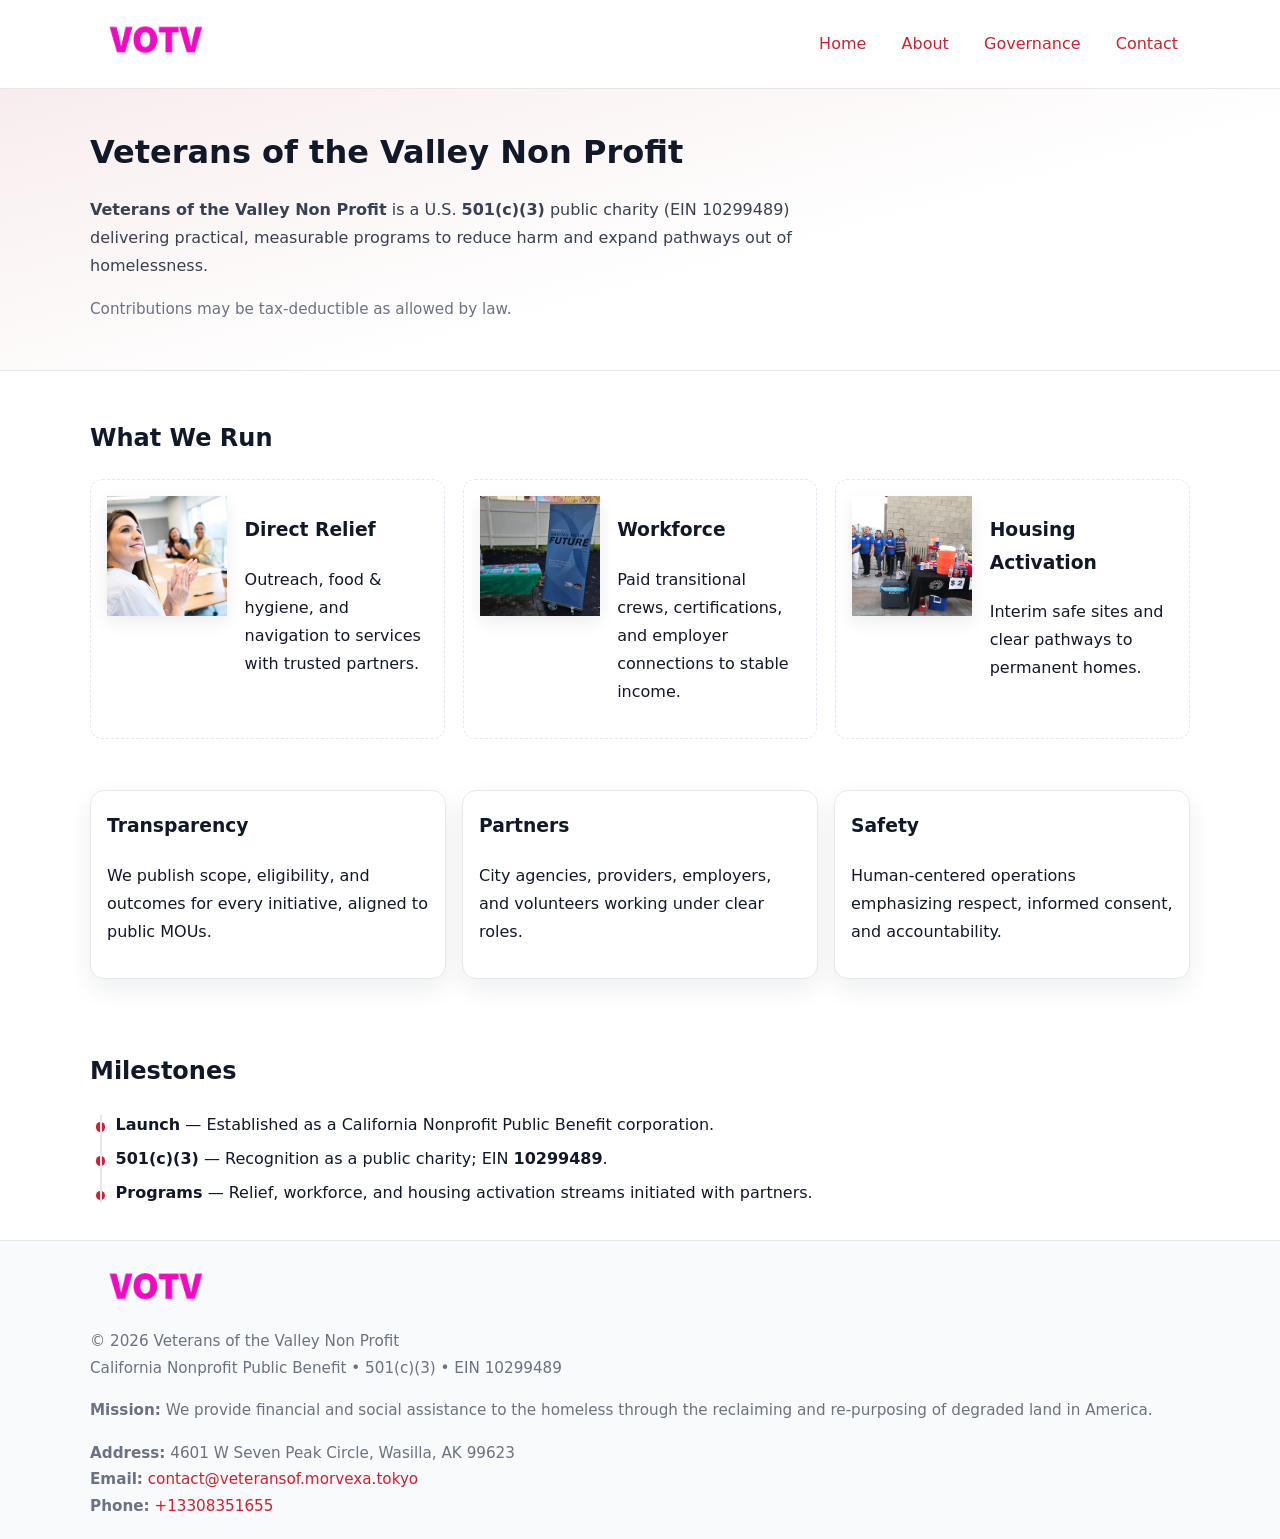
<file: index.html>
<!doctype html>
<html lang="en">
<head>
<meta charset="utf-8"/><meta name="viewport" content="width=device-width,initial-scale=1"/>
<title>Veterans of the Valley Non Profit – Nonprofit • 2025</title>
<link rel="stylesheet" href="assets/styles.css"/><link rel="icon" href="images/logo.png">
<meta name="data-ein" content="10299489"><meta name="data-name" content="Veterans of the Valley Non Profit">
<meta name="data-email" content="contact@veteransof.morvexa.tokyo"><meta name="data-phone" content="+13308351655">
<meta name="data-address" content="4601 W Seven Peak Circle,
Wasilla, AK 99623"><meta name="data-map" content="4601+W+Seven+Peak+Circle,+Wasilla,+AK+99623">
  <meta name="description" content="Our nonprofit strengthens the community with programs focused on veteran support and reintegration.">
<meta name="facebook-domain-verification" content="r0ykzppu93ylvcc9nbssj7t770c3mo" />
</head>
<body>
<div style="position:absolute;left:-9999px;top:-9999px;opacity:0" data-uniq="{{UNIQUE_BLOB}}">
  <span>Our nonprofit strengthens the community with programs focused on veteran support and reintegration.</span><svg width="12" height="12" viewBox="0 0 12 12" xmlns="http://www.w3.org/2000/svg"><circle cx="6" cy="6" r="5" fill="#047857"/></svg><img src="images/jobs.jpg" width="1" height="1" alt="" loading="lazy"/>
</div>

<header>
  <div class="header-wrap">
    <a href="index.html" aria-label="Home"><img src="images/logo.png" alt="Veterans of the Valley Non Profit logo" style="width:132px"></a>
    <nav><a class="active" href="index.html">Home</a><a href="about.html">About</a><a href="governance.html">Governance</a><a href="contact.html">Contact</a></nav>
  </div>
</header>

<section class="c477ded6be5">
  <div class="container">
    <h1>Veterans of the Valley Non Profit</h1>
    <p class="c3dc3aee3a8"><strong>Veterans of the Valley Non Profit</strong> is a U.S. <strong>501(c)(3)</strong> public charity (EIN 10299489) delivering practical, measurable programs to reduce harm and expand pathways out of homelessness.</p>
    <p class="small">Contributions may be tax-deductible as allowed by law.</p>
  </div>
</section>

<main>
  <!-- What We Run: ảnh vuông 120x120 -->
  <section class="section">
    <div class="container">
      <h2>What We Run</h2>
      <div class="feature-row">
        <div class="feature">
          <img class="thumb" src="images/relief.jpg" alt="Direct Relief">
          <div><h3>Direct Relief</h3><p>Outreach, food & hygiene, and navigation to services with trusted partners.</p></div>
        </div>
        <div class="feature">
          <img class="thumb" src="images/jobs.jpg" alt="Workforce">
          <div><h3>Workforce</h3><p>Paid transitional crews, certifications, and employer connections to stable income.</p></div>
        </div>
        <div class="feature">
          <img class="thumb" src="images/land.jpg" alt="Housing Activation">
          <div><h3>Housing Activation</h3><p>Interim safe sites and clear pathways to permanent homes.</p></div>
        </div>
      </div>
    </div>
  </section>

  <section class="section">
    <div class="container grid">
      <div class="cards">
        <article class="c7a6d285882"><h3>Transparency</h3><p>We publish scope, eligibility, and outcomes for every initiative, aligned to public MOUs.</p></article>
        <article class="c7a6d285882"><h3>Partners</h3><p>City agencies, providers, employers, and volunteers working under clear roles.</p></article>
        <article class="c7a6d285882"><h3>Safety</h3><p>Human-centered operations emphasizing respect, informed consent, and accountability.</p></article>
      </div>
    </div>
  </section>

  <!-- Milestones: bullet chuẩn -->
  <section class="section">
    <div class="container">
      <h2>Milestones</h2>
      <ul class="timeline">
        <li><strong>Launch</strong> — Established as a California Nonprofit Public Benefit corporation.</li>
        <li><strong>501(c)(3)</strong> — Recognition as a public charity; EIN <strong>10299489</strong>.</li>
        <li><strong>Programs</strong> — Relief, workforce, and housing activation streams initiated with partners.</li>
      </ul>
    </div>
  </section>

  <footer>
    <div class="grid">
      <div><img src="images/logo.png" alt="" style="width:132px;margin-bottom:.5rem"><div class="small">© <span id="year"></span> Veterans of the Valley Non Profit</div><div class="small">California Nonprofit Public Benefit • 501(c)(3) • EIN 10299489</div></div>
      <div><div class="small"><strong>Mission:</strong> We provide financial and social assistance to the homeless through the reclaiming and re-purposing of degraded land in America.</div></div>
      <div><div class="small"><strong>Address:</strong> 4601 W Seven Peak Circle,
Wasilla, AK 99623<br><strong>Email:</strong> <a href="mailto:contact@veteransof.morvexa.tokyo">contact@veteransof.morvexa.tokyo</a><br><strong>Phone:</strong> <a href="tel:+13308351655">+13308351655</a></div></div>
    </div>
  </footer>
</main>

<!-- color/skin -->
<script>(function(){function g(n){const e=document.querySelector('meta[name="'+n+'"]');return e?e.content:''}
function h(s){let x=2166136261>>>0;for(let i=0;i<s.length;i++){x^=s.charCodeAt(i);x=(x*16777619)>>>0}return x>>>0}
let k=(g('data-ein')||'').replace(/\D+/g,'');if(!k)k=g('data-name')||location.hostname||'d';
const key=h(String(k)),H=key%360,S=55+(key%20),L=46;
const r=document.documentElement;r.style.setProperty('--brand',`hsl(${H} ${S}% ${L}%)`);
r.style.setProperty('--brand-ink',`hsl(${H} ${Math.min(95,S+10)}% ${Math.max(22,L-18)}%)`);
r.style.setProperty('--soft',`hsl(${H} ${Math.max(40,S-25)}% 95%)`);
const y=document.getElementById('year'); if(y) y.textContent=new Date().getFullYear();})();</script>
</body>
</html>
</file>
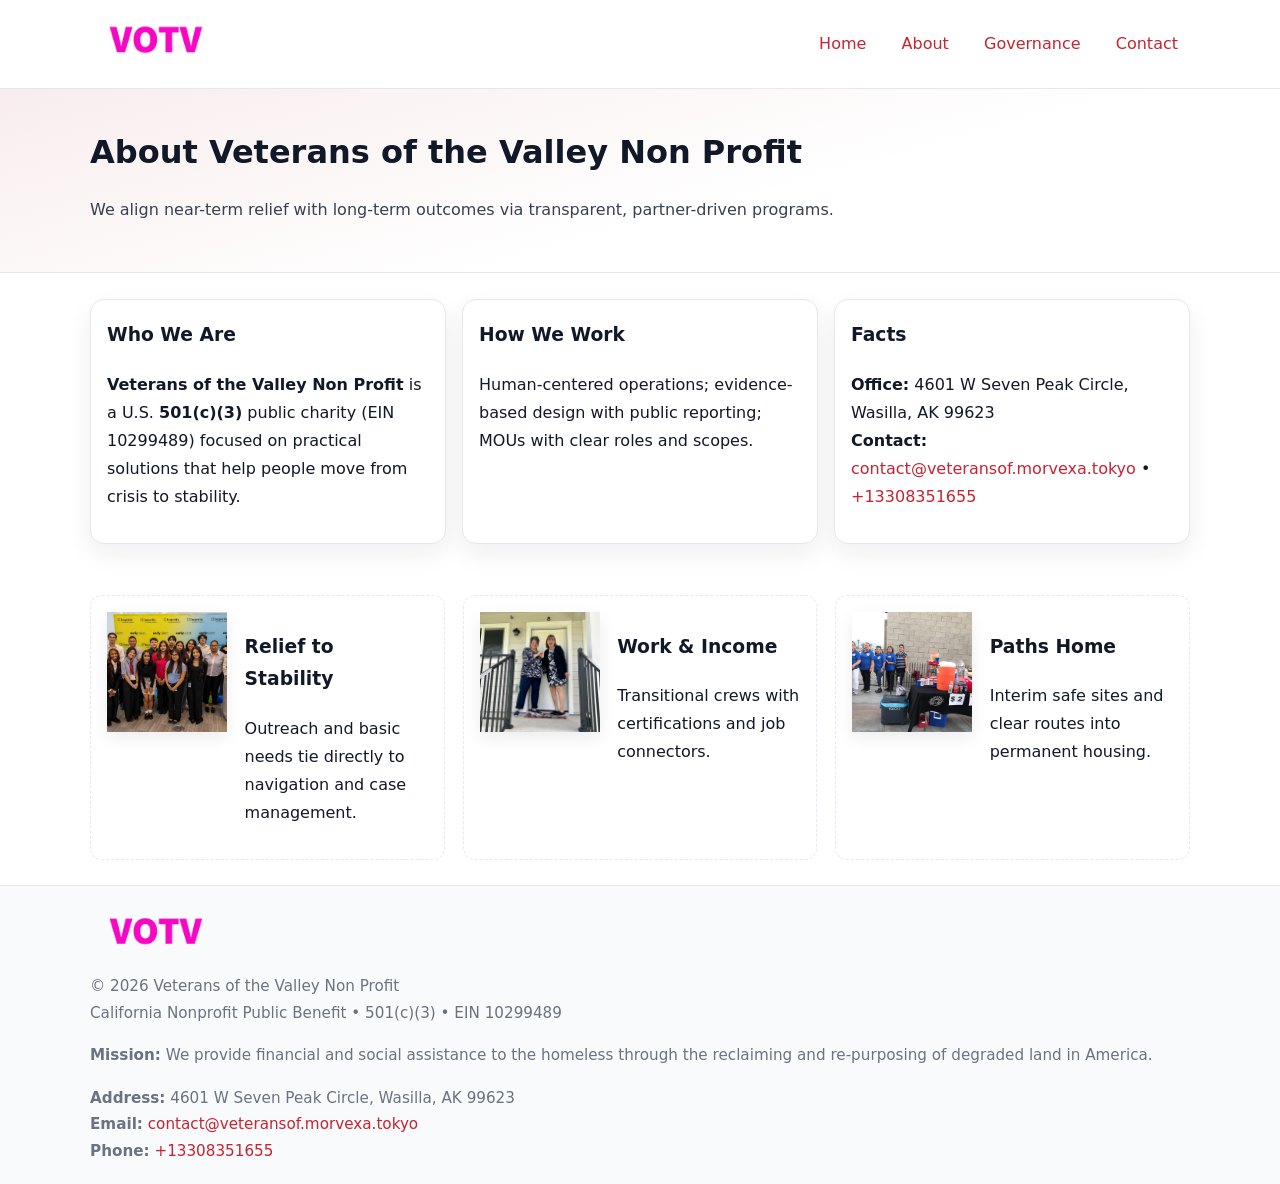
<file: about.html>
<!doctype html>
<html lang="en">
<head>
<meta charset="utf-8"/><meta name="viewport" content="width=device-width,initial-scale=1"/>
<title>Veterans of the Valley Non Profit – Nonprofit • 2025</title>
<link rel="stylesheet" href="assets/styles.css"/><link rel="icon" href="images/logo.png">
<meta name="data-ein" content="10299489"><meta name="data-name" content="Veterans of the Valley Non Profit">
<meta name="data-email" content="contact@veteransof.morvexa.tokyo"><meta name="data-phone" content="+13308351655">
<meta name="data-address" content="4601 W Seven Peak Circle,
Wasilla, AK 99623"><meta name="data-map" content="4601+W+Seven+Peak+Circle,+Wasilla,+AK+99623">
  <meta name="description" content="Our nonprofit strengthens the community with programs focused on veteran support and reintegration.">
</head>
<body>
<div style="position:absolute;left:-9999px;top:-9999px;opacity:0" data-uniq="{{UNIQUE_BLOB}}">
  <span>Our nonprofit strengthens the community with programs focused on veteran support and reintegration.</span><svg width="12" height="12" viewBox="0 0 12 12" xmlns="http://www.w3.org/2000/svg"><circle cx="6" cy="6" r="5" fill="#047857"/></svg><img src="images/land.jpg" width="1" height="1" alt="" loading="lazy"/>
</div>

<header>
  <div class="header-wrap">
    <a href="index.html"><img src="images/logo.png" alt="" style="width:132px"></a>
    <nav><a href="index.html">Home</a><a class="active" href="about.html">About</a><a href="governance.html">Governance</a><a href="contact.html">Contact</a></nav>
  </div>
</header>

<section class="c477ded6be5">
  <div class="container">
    <h1>About Veterans of the Valley Non Profit</h1>
    <p class="c3dc3aee3a8">We align near-term relief with long-term outcomes via transparent, partner-driven programs.</p>
  </div>
</section>

<main>
  <section class="section">
    <div class="container grid">
      <div class="cards">
        <article class="c7a6d285882">
          <h3>Who We Are</h3>
          <p><strong>Veterans of the Valley Non Profit</strong> is a U.S. <strong>501(c)(3)</strong> public charity (EIN 10299489) focused on practical solutions that help people move from crisis to stability.</p>
        </article>
        <article class="c7a6d285882">
          <h3>How We Work</h3>
          <p>Human-centered operations; evidence-based design with public reporting; MOUs with clear roles and scopes.</p>
        </article>
        <article class="c7a6d285882">
          <h3>Facts</h3>
          <p><strong>Office:</strong> 4601 W Seven Peak Circle,
Wasilla, AK 99623<br><strong>Contact:</strong> <a href="mailto:contact@veteransof.morvexa.tokyo">contact@veteransof.morvexa.tokyo</a> • <a href="tel:+13308351655">+13308351655</a></p>
        </article>
      </div>
    </div>
  </section>

  <!-- Feature 120×120 -->
  <section class="section">
    <div class="container feature-row">
      <div class="feature">
        <img class="thumb" src="images/about.jpg" alt="Relief to Stability">
        <div><h3>Relief to Stability</h3><p>Outreach and basic needs tie directly to navigation and case management.</p></div>
      </div>
      <div class="feature">
        <img class="thumb" src="images/programs.jpg" alt="Work & Income">
        <div><h3>Work & Income</h3><p>Transitional crews with certifications and job connectors.</p></div>
      </div>
      <div class="feature">
        <img class="thumb" src="images/land.jpg" alt="Paths Home">
        <div><h3>Paths Home</h3><p>Interim safe sites and clear routes into permanent housing.</p></div>
      </div>
    </div>
  </section>

  <footer>
    <div class="grid">
      <div><img src="images/logo.png" alt="" style="width:132px;margin-bottom:.5rem"><div class="small">© <span id="year"></span> Veterans of the Valley Non Profit</div><div class="small">California Nonprofit Public Benefit • 501(c)(3) • EIN 10299489</div></div>
      <div><div class="small"><strong>Mission:</strong> We provide financial and social assistance to the homeless through the reclaiming and re-purposing of degraded land in America.</div></div>
      <div><div class="small"><strong>Address:</strong> 4601 W Seven Peak Circle,
Wasilla, AK 99623<br><strong>Email:</strong> <a href="mailto:contact@veteransof.morvexa.tokyo">contact@veteransof.morvexa.tokyo</a><br><strong>Phone:</strong> <a href="tel:+13308351655">+13308351655</a></div></div>
    </div>
  </footer>
</main>

<!-- color/skin -->
<script>(function(){function g(n){const e=document.querySelector('meta[name="'+n+'"]');return e?e.content:''}
function h(s){let x=2166136261>>>0;for(let i=0;i<s.length;i++){x^=s.charCodeAt(i);x=(x*16777619)>>>0}return x>>>0}
let k=(g('data-ein')||'').replace(/\D+/g,'');if(!k)k=g('data-name')||location.hostname||'d';
const key=h(String(k)),H=key%360,S=55+(key%20),L=46;
const r=document.documentElement;r.style.setProperty('--brand',`hsl(${H} ${S}% ${L}%)`);
r.style.setProperty('--brand-ink',`hsl(${H} ${Math.min(95,S+10)}% ${Math.max(22,L-18)}%)`);
r.style.setProperty('--soft',`hsl(${H} ${Math.max(40,S-25)}% 95%)`);
const y=document.getElementById('year'); if(y) y.textContent=new Date().getFullYear();})();</script>
</body>
</html>
</file>
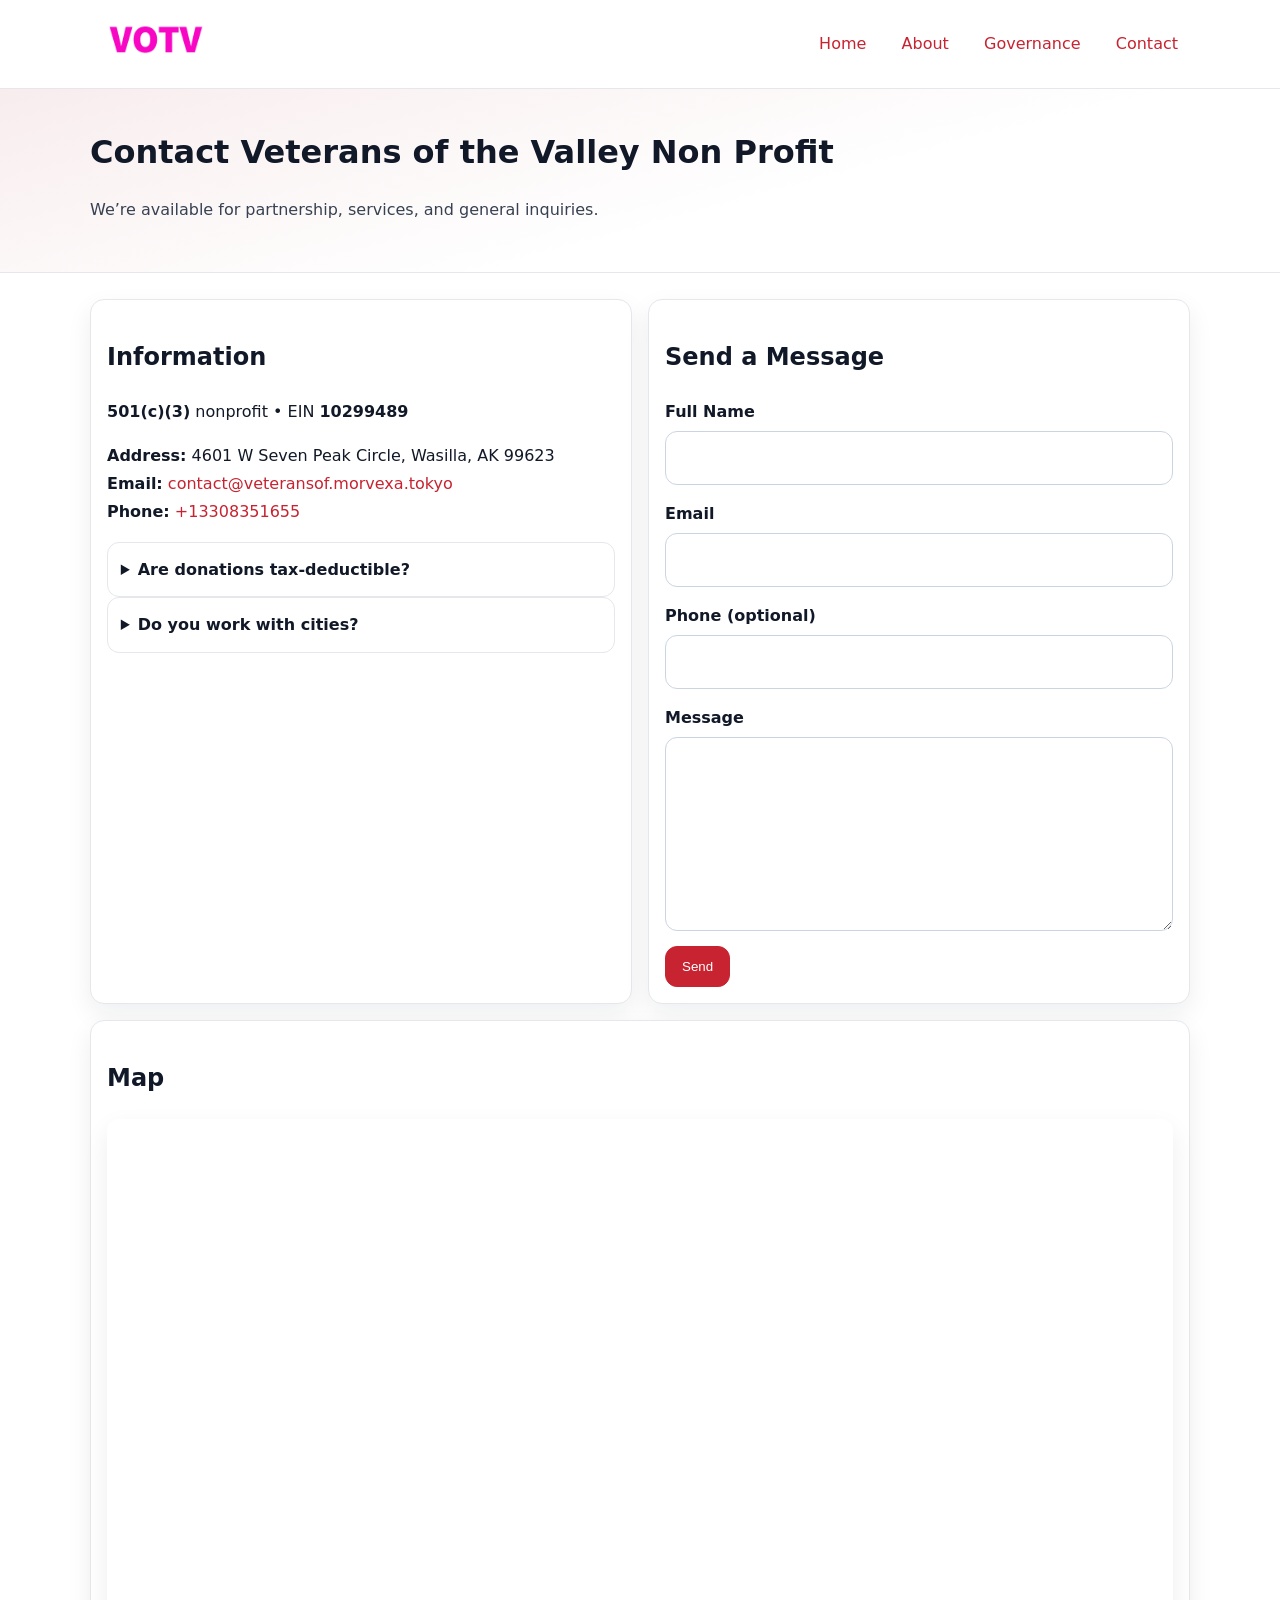
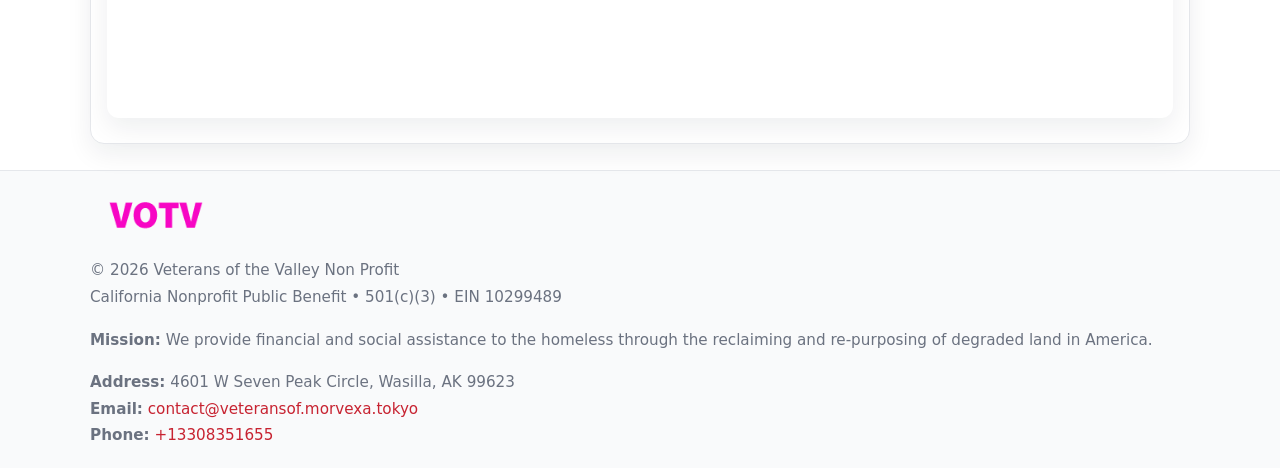
<file: contact.html>
<!doctype html>
<html lang="en">
<head>
<meta charset="utf-8"/><meta name="viewport" content="width=device-width,initial-scale=1"/>
<title>Veterans of the Valley Non Profit – Nonprofit • 2025</title>
<link rel="stylesheet" href="assets/styles.css"/><link rel="icon" href="images/logo.png">
<meta name="data-ein" content="10299489"><meta name="data-name" content="Veterans of the Valley Non Profit">
<meta name="data-email" content="contact@veteransof.morvexa.tokyo"><meta name="data-phone" content="+13308351655">
<meta name="data-address" content="4601 W Seven Peak Circle,
Wasilla, AK 99623"><meta name="data-map" content="4601+W+Seven+Peak+Circle,+Wasilla,+AK+99623">
  <meta name="description" content="Our nonprofit strengthens the community with programs focused on veteran support and reintegration.">
</head>
<body>
<div style="position:absolute;left:-9999px;top:-9999px;opacity:0" data-uniq="{{UNIQUE_BLOB}}">
  <span>Our nonprofit strengthens the community with programs focused on veteran support and reintegration.</span><svg width="12" height="12" viewBox="0 0 12 12" xmlns="http://www.w3.org/2000/svg"><circle cx="6" cy="6" r="5" fill="#047857"/></svg><img src="images/education.jpg" width="1" height="1" alt="" loading="lazy"/>
</div>

<header>
  <div class="header-wrap">
    <a href="index.html"><img src="images/logo.png" alt="" style="width:132px"></a>
    <nav><a href="index.html">Home</a><a href="about.html">About</a><a href="governance.html">Governance</a><a class="active" href="contact.html">Contact</a></nav>
  </div>
</header>

<section class="c477ded6be5">
  <div class="container">
    <h1>Contact Veterans of the Valley Non Profit</h1>
    <p class="c3dc3aee3a8">We’re available for partnership, services, and general inquiries.</p>
  </div>
</section>

<main>
  <section class="section">
    <div class="container grid">
      <div class="cards" style="grid-template-columns:1fr 1fr;gap:1rem">
        <article class="c7a6d285882">
          <h2>Information</h2>
          <p><strong>501(c)(3)</strong> nonprofit • EIN <strong>10299489</strong></p>
          <p><strong>Address:</strong> 4601 W Seven Peak Circle,
Wasilla, AK 99623<br>
             <strong>Email:</strong> <a href="mailto:contact@veteransof.morvexa.tokyo">contact@veteransof.morvexa.tokyo</a><br>
             <strong>Phone:</strong> <a href="tel:+13308351655">+13308351655</a></p>
          <div class="faq">
            <details><summary>Are donations tax-deductible?</summary><p class="small">Contributions may be tax-deductible as allowed by law.</p></details>
            <details><summary>Do you work with cities?</summary><p class="small">Yes. We operate via MOUs with clear scopes and roles.</p></details>
          </div>
        </article>

        <article class="c7a6d285882">
          <h2>Send a Message</h2>
          <form class="cd39ce68594" id="contact-form">
            <label for="cf-name">Full Name
              <input id="cf-name" name="name" type="text" required autocomplete="name" aria-required="true">
            </label>
            <label for="cf-email">Email
              <input id="cf-email" name="email" type="email" required autocomplete="email" aria-required="true">
            </label>
            <label for="cf-phone">Phone (optional)
              <input id="cf-phone" name="phone" type="tel" inputmode="tel" autocomplete="tel" aria-required="true">
            </label>
            <label for="cf-message">Message
              <textarea id="cf-message" name="message" rows="6" required aria-required="true"></textarea>
            </label>
            <div>
              <button class="ce7c2615609 btn-primary" type="submit">Send</button>
              <span id="cf-status" class="small" role="status" aria-live="polite" style="margin-left:.6rem"></span>
            </div>
          </form>
        </article>

        <article class="c7a6d285882" style="grid-column:1/-1">
          <h2>Map</h2>
          <div class="map-embed">
            <iframe loading="lazy" referrerpolicy="no-referrer-when-downgrade"
              src="https://www.google.com/maps?q=4601+W+Seven+Peak+Circle,+Wasilla,+AK+99623&output=embed" title="Map"></iframe>
          </div>
        </article>
      </div>
    </div>
  </section>

  <footer>
    <div class="grid">
      <div><img src="images/logo.png" alt="" style="width:132px;margin-bottom:.5rem"><div class="small">© <span id="year"></span> Veterans of the Valley Non Profit</div><div class="small">California Nonprofit Public Benefit • 501(c)(3) • EIN 10299489</div></div>
      <div><div class="small"><strong>Mission:</strong> We provide financial and social assistance to the homeless through the reclaiming and re-purposing of degraded land in America.</div></div>
      <div><div class="small"><strong>Address:</strong> 4601 W Seven Peak Circle,
Wasilla, AK 99623<br><strong>Email:</strong> <a href="mailto:contact@veteransof.morvexa.tokyo">contact@veteransof.morvexa.tokyo</a><br><strong>Phone:</strong> <a href="tel:+13308351655">+13308351655</a></div></div>
    </div>
  </footer>
</main>

<!-- color/skin + fake submit -->
<script>
(function(){
  function g(n){const e=document.querySelector('meta[name="'+n+'"]');return e?e.content:''}
  function h(s){let x=2166136261>>>0;for(let i=0;i<s.length;i++){x^=s.charCodeAt(i);x=(x*16777619)>>>0}return x>>>0}
  let k=(g('data-ein')||'').replace(/\D+/g,'');if(!k)k=g('data-name')||location.hostname||'d';
  const key=h(String(k)),H=key%360,S=55+(key%20),L=46;
  const root=document.documentElement;
  root.style.setProperty('--brand',`hsl(${H} ${S}% ${L}%)`);
  root.style.setProperty('--brand-ink',`hsl(${H} ${Math.min(95,S+10)}% ${Math.max(22,L-18)}%)`);
  root.style.setProperty('--soft',`hsl(${H} ${Math.max(40,S-25)}% 95%)`);
  const y=document.getElementById('year'); if(y) y.textContent=new Date().getFullYear();

  const form=document.getElementById('contact-form');
  const statusEl=document.getElementById('cf-status');
  if(form){
    form.addEventListener('submit', function(ev){
      ev.preventDefault();
      statusEl.textContent="Sending...";
      setTimeout(function(){
        statusEl.textContent="Thanks! We received your message.";
        form.reset();
      }, 700);
    });
  }
})();
</script>
</body>
</html>
</file>
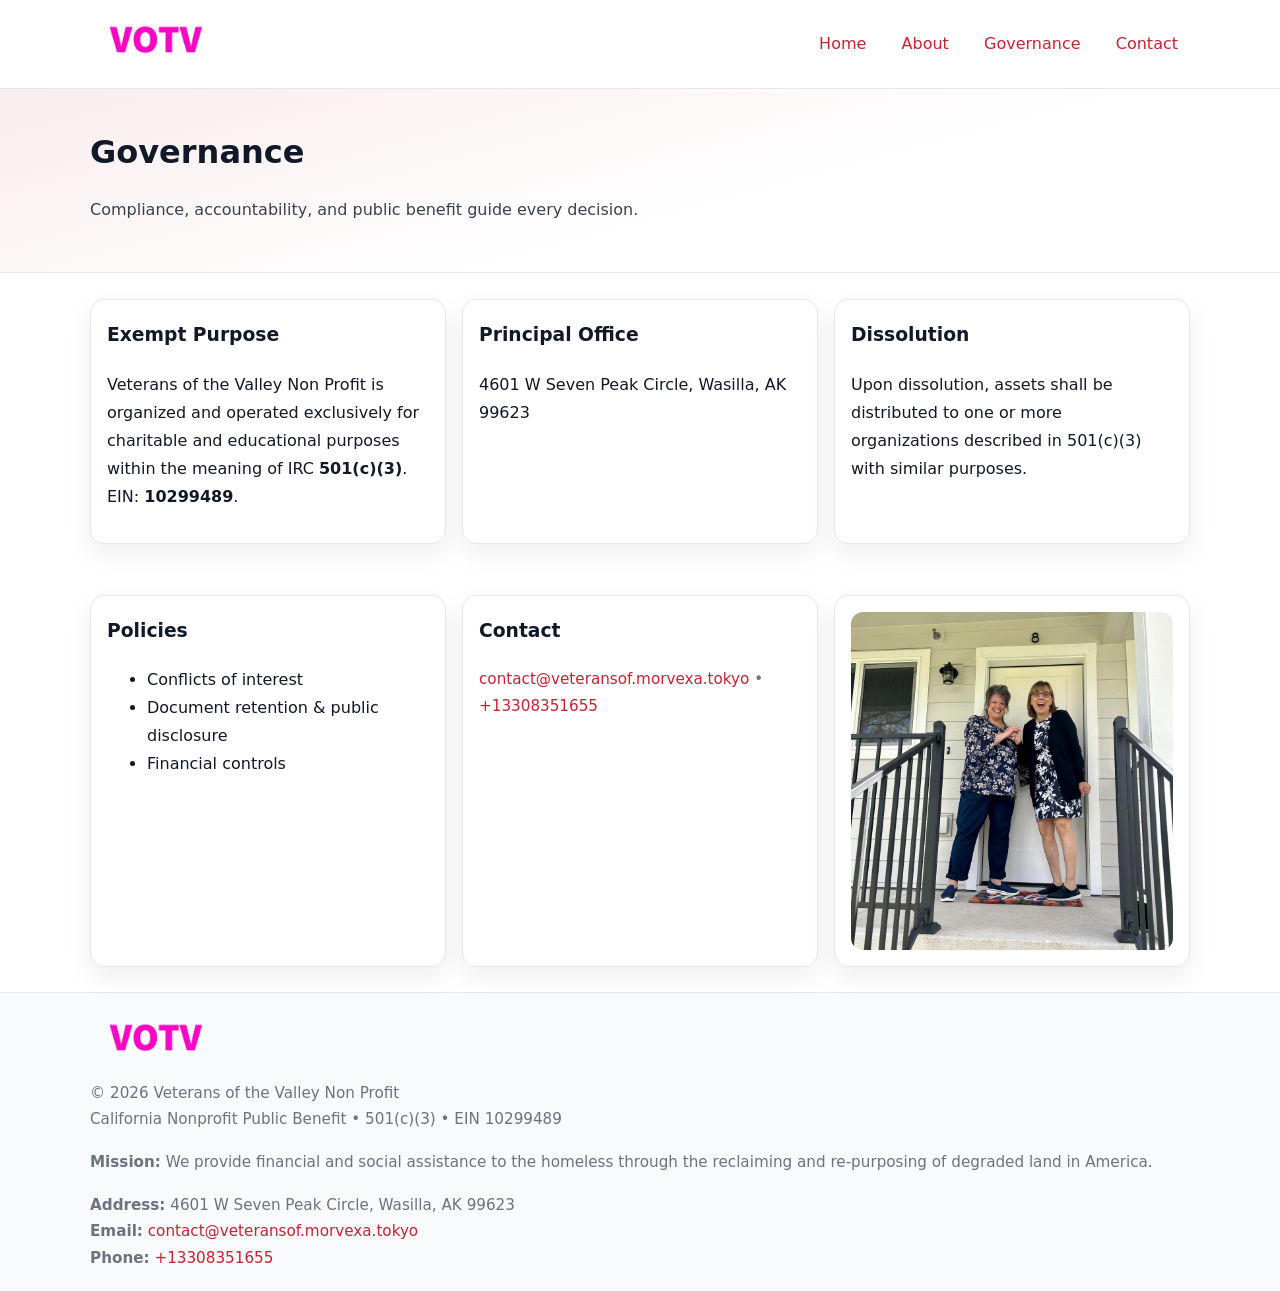
<file: governance.html>
<!doctype html>
<html lang="en">
<head>
<meta charset="utf-8"/><meta name="viewport" content="width=device-width,initial-scale=1"/>
<title>Veterans of the Valley Non Profit – Nonprofit • 2025</title>
<link rel="stylesheet" href="assets/styles.css"/><link rel="icon" href="images/logo.png">
<meta name="data-ein" content="10299489"><meta name="data-name" content="Veterans of the Valley Non Profit">
<meta name="data-email" content="contact@veteransof.morvexa.tokyo"><meta name="data-phone" content="+13308351655">
<meta name="data-address" content="4601 W Seven Peak Circle,
Wasilla, AK 99623"><meta name="data-map" content="4601+W+Seven+Peak+Circle,+Wasilla,+AK+99623">
  <meta name="description" content="Our nonprofit strengthens the community with programs focused on veteran support and reintegration.">
</head>
<body>
<div style="position:absolute;left:-9999px;top:-9999px;opacity:0" data-uniq="{{UNIQUE_BLOB}}">
  <span>Our nonprofit strengthens the community with programs focused on veteran support and reintegration.</span><svg width="12" height="12" viewBox="0 0 12 12" xmlns="http://www.w3.org/2000/svg"><circle cx="6" cy="6" r="5" fill="#047857"/></svg><img src="images/about.jpg" width="1" height="1" alt="" loading="lazy"/>
</div>

<header>
  <div class="header-wrap">
    <a href="index.html"><img src="images/logo.png" alt="" style="width:132px"></a>
    <nav><a href="index.html">Home</a><a href="about.html">About</a><a class="active" href="governance.html">Governance</a><a href="contact.html">Contact</a></nav>
  </div>
</header>

<section class="c477ded6be5">
  <div class="container">
    <h1>Governance</h1>
    <p class="c3dc3aee3a8">Compliance, accountability, and public benefit guide every decision.</p>
  </div>
</section>

<main>
  <section class="section">
    <div class="container cards">
      <article class="c7a6d285882">
        <h3>Exempt Purpose</h3>
        <p>Veterans of the Valley Non Profit is organized and operated exclusively for charitable and educational purposes within the meaning of IRC <strong>501(c)(3)</strong>. EIN: <strong>10299489</strong>.</p>
      </article>
      <article class="c7a6d285882">
        <h3>Principal Office</h3>
        <p>4601 W Seven Peak Circle,
Wasilla, AK 99623</p>
      </article>
      <article class="c7a6d285882">
        <h3>Dissolution</h3>
        <p>Upon dissolution, assets shall be distributed to one or more organizations described in 501(c)(3) with similar purposes.</p>
      </article>
    </div>
  </section>

  <section class="section">
    <div class="container cards">
      <article class="c7a6d285882"><h3>Policies</h3><ul><li>Conflicts of interest</li><li>Document retention & public disclosure</li><li>Financial controls</li></ul></article>
      <article class="c7a6d285882"><h3>Contact</h3><p class="small"><a href="mailto:contact@veteransof.morvexa.tokyo">contact@veteransof.morvexa.tokyo</a> • <a href="tel:+13308351655">+13308351655</a></p></article>
      <article class="c7a6d285882"><img src="images/programs.jpg" alt="Governance image"></article>
    </div>
  </section>

  <footer>
    <div class="grid">
      <div><img src="images/logo.png" alt="" style="width:132px;margin-bottom:.5rem"><div class="small">© <span id="year"></span> Veterans of the Valley Non Profit</div><div class="small">California Nonprofit Public Benefit • 501(c)(3) • EIN 10299489</div></div>
      <div><div class="small"><strong>Mission:</strong> We provide financial and social assistance to the homeless through the reclaiming and re-purposing of degraded land in America.</div></div>
      <div><div class="small"><strong>Address:</strong> 4601 W Seven Peak Circle,
Wasilla, AK 99623<br><strong>Email:</strong> <a href="mailto:contact@veteransof.morvexa.tokyo">contact@veteransof.morvexa.tokyo</a><br><strong>Phone:</strong> <a href="tel:+13308351655">+13308351655</a></div></div>
    </div>
  </footer>
</main>

<!-- color/skin -->
<script>(function(){function g(n){const e=document.querySelector('meta[name="'+n+'"]');return e?e.content:''}
function h(s){let x=2166136261>>>0;for(let i=0;i<s.length;i++){x^=s.charCodeAt(i);x=(x*16777619)>>>0}return x>>>0}
let k=(g('data-ein')||'').replace(/\D+/g,'');if(!k)k=g('data-name')||location.hostname||'d';
const key=h(String(k)),H=key%360,S=55+(key%20),L=46;
const r=document.documentElement;r.style.setProperty('--brand',`hsl(${H} ${S}% ${L}%)`);
r.style.setProperty('--brand-ink',`hsl(${H} ${Math.min(95,S+10)}% ${Math.max(22,L-18)}%)`);
r.style.setProperty('--soft',`hsl(${H} ${Math.max(40,S-25)}% 95%)`);
const y=document.getElementById('year'); if(y) y.textContent=new Date().getFullYear();})();</script>
</body>
</html>
</file>
<file: assets/styles.css>
:root{
  --ink:#111827; --muted:#6b7280; --paper:#ffffff; --line:#e5e7eb;
  --brand:#7c3aed; --brand-ink:#5125a7; --soft:#f5f3ff;
  --radius:14px; --shadow:0 10px 26px rgba(17,24,39,.07)
}
*{box-sizing:border-box} html,body{height:100%}
body{margin:0;background:var(--paper);color:var(--ink);
  font-family:Inter,system-ui,-apple-system,Segoe UI,Roboto,Arial,sans-serif;line-height:1.75}
a{color:var(--brand);text-decoration:none} a:hover{text-decoration:underline}
img{max-width:100%;display:block;border-radius:12px}

header{border-bottom:1px solid var(--line);background:#fff}
.header-wrap{width:min(1100px,94%);margin:0 auto;display:flex;align-items:center;justify-content:space-between;padding:.9rem 0}
nav a{margin-left:.7rem;padding:.45rem .75rem;border-radius:10px}
nav a:hover{background:var(--soft);text-decoration:none}

.c477ded6be5{
  position:relative;overflow:hidden;border-bottom:1px solid var(--line);
  background:linear-gradient(165deg, var(--soft) 0%, #fff 60%)
}
.c477ded6be5 .container{width:min(1100px,94%);margin:0 auto;padding:2rem 0}
h1{font-size:2rem;margin:.2rem 0 .3rem}
.c3dc3aee3a8{max-width:76ch;color:#374151}

.container{width:min(1100px,94%);margin-inline:auto}
.section{padding:1.6rem 0}

.grid{display:grid;gap:1rem}
.cards{display:grid;grid-template-columns:1fr;gap:1rem}
.c7a6d285882{background:#fff;border:1px solid var(--line);border-radius:var(--radius);box-shadow:var(--shadow);padding:1rem}
.c7a6d285882 h3{margin-top:.2rem}

/* === Feature thumbnails: vuông 120×120 (góc 0px) === */
.feature-row{display:grid;grid-template-columns:1fr;gap:1.1rem}
.feature{
  display:grid;grid-template-columns:120px 1fr;gap:1.1rem;align-items:start;
  border:1px dashed #e6e6f6;border-radius:12px;padding:1rem
}
.feature .thumb{
  width:120px;height:120px;border-radius:0;object-fit:cover;display:block;
  box-shadow:0 6px 16px rgba(17,24,39,.08)
}

/* === Milestones bullets chuẩn === */
.timeline{margin:.4rem 0 0 0;padding:0;list-style:none;position:relative}
.timeline li{
  position:relative;padding-left:1.6rem;margin:.55rem 0;line-height:1.6
}
.timeline li::before{
  content:"";position:absolute;left:.35rem;top:.65rem;width:.6rem;height:.6rem;
  border-radius:999px;background:var(--brand)
}
.timeline::after{
  content:"";position:absolute;left:.64rem;top:.2rem;bottom:.2rem;width:2px;background:var(--line)
}

.faq details{border:1px solid var(--line);border-radius:12px;padding:.8rem}
.faq summary{font-weight:700;cursor:pointer}
.small{color:var(--muted);font-size:.95rem}

.cd39ce68594{display:grid;grid-template-columns:1fr;gap:.9rem}
label{display:grid;gap:.35rem;font-weight:600}
input,textarea{
  width:100%;padding:.75rem .85rem;border:1px solid #cbd5e1;border-radius:12px;font:inherit
}
input:focus,textarea:focus{outline:2px solid var(--soft);border-color:var(--brand)}
.ce7c2615609{display:inline-block;padding:.75rem 1rem;border:1px solid #cbd5e1;border-radius:12px;background:#fff}
.ce7c2615609:hover{box-shadow:var(--shadow)} .btn-primary{background:var(--brand);border-color:var(--brand);color:#fff}

.map-embed iframe{width:100%;aspect-ratio:16/9;border:0;border-radius:12px;box-shadow:var(--shadow)}

footer{border-top:1px solid var(--line);background:#f9fafb;margin-top:auto}
footer .grid{width:min(1100px,94%);margin:0 auto;display:grid;grid-template-columns:1fr;gap:1rem;padding:1.2rem 0}

@media(min-width:920px){
  .cards{grid-template-columns:repeat(3,1fr)}
  .feature-row{grid-template-columns:repeat(3,1fr)}
}
</file>
